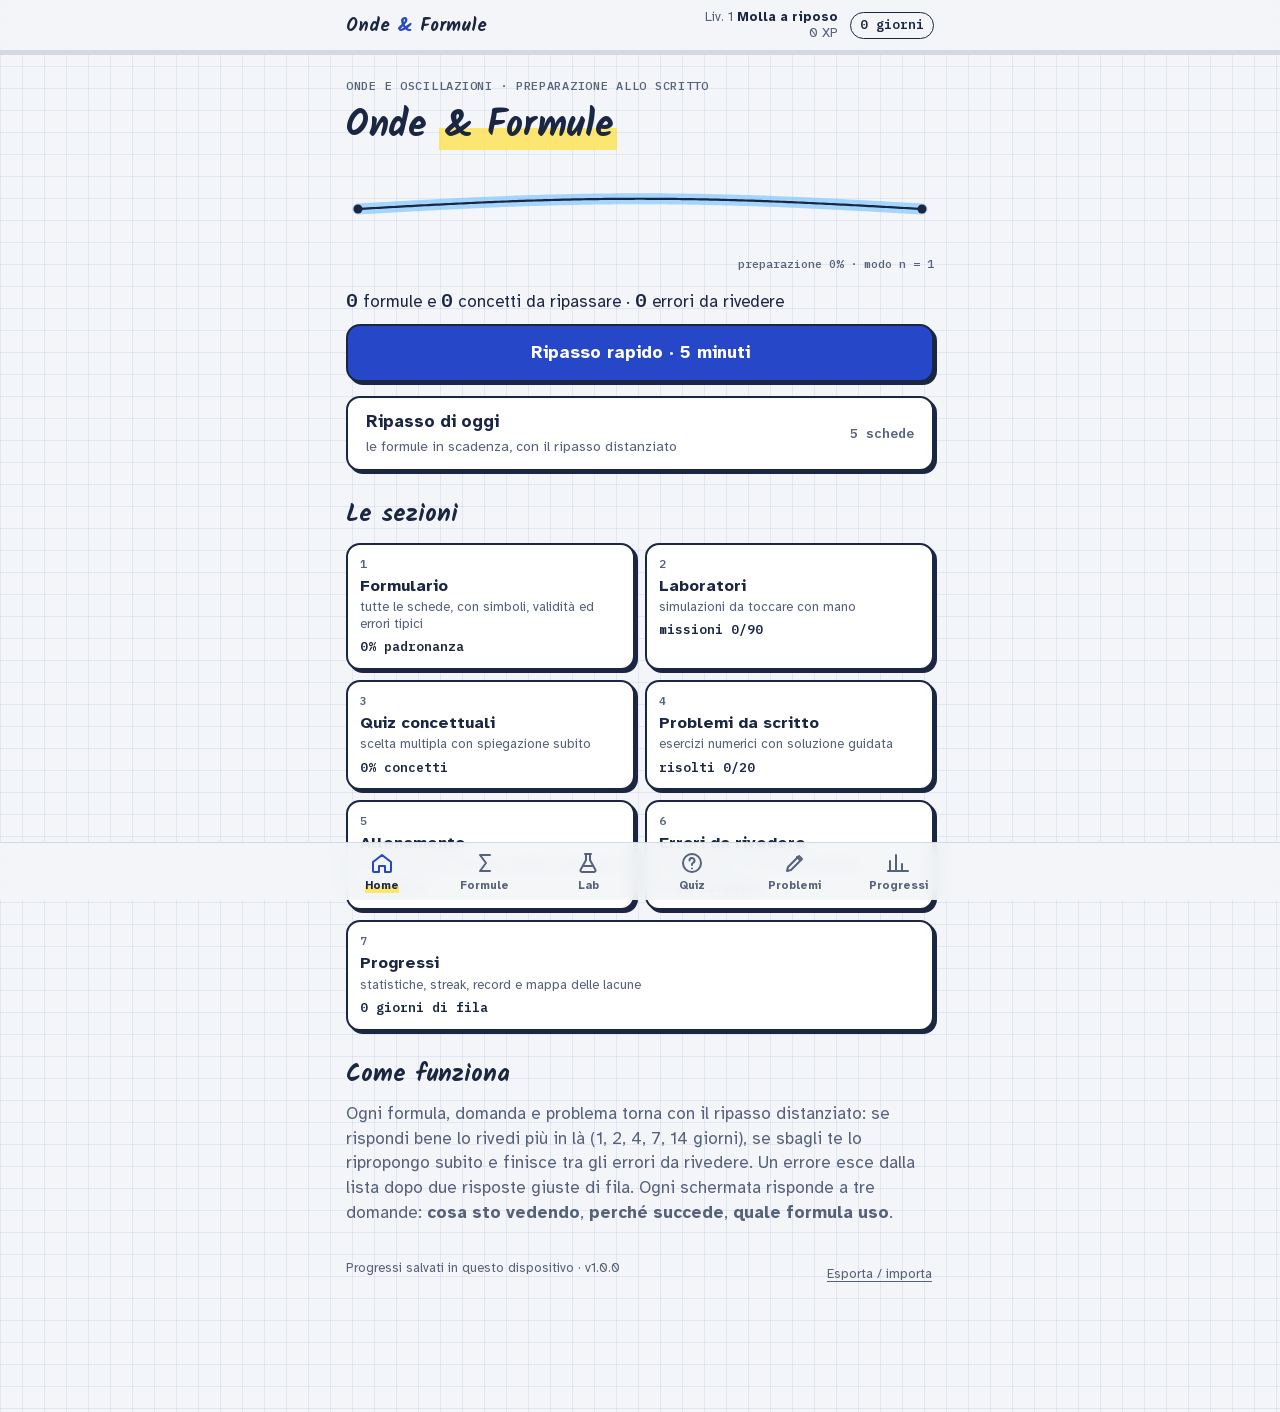
<file: index.html>
<!DOCTYPE html>
<html lang="it">
<head>
<meta charset="utf-8">
<meta name="viewport" content="width=device-width, initial-scale=1, viewport-fit=cover">
<title>Onde &amp; Formule</title>
<meta name="description" content="Gioco didattico per lo scritto di Onde: formulario, laboratori interattivi, quiz, problemi da scritto e ripasso. Funziona offline.">
<meta name="theme-color" content="#f3f5f8" media="(prefers-color-scheme: light)">
<meta name="theme-color" content="#0f141e" media="(prefers-color-scheme: dark)">
<meta name="mobile-web-app-capable" content="yes">
<meta name="apple-mobile-web-app-capable" content="yes">
<meta name="apple-mobile-web-app-title" content="Onde &amp; Formule">
<link rel="manifest" href="manifest.json">
<link rel="icon" href="icons/favicon.png" type="image/png">
<link rel="apple-touch-icon" href="icons/apple-touch-icon.png">
<!-- KaTeX 0.16.11 (versione stabile), copiata in locale per funzionare offline -->
<link rel="stylesheet" href="vendor/katex/katex.min.css">
<link rel="stylesheet" href="style.css">
</head>
<body>
<header class="top" id="top"></header>
<main class="wrap" id="app" aria-live="polite"></main>
<nav class="nav" id="nav" aria-label="Sezioni principali"></nav>
<div class="toastbox" id="toast" role="status" aria-live="polite"></div>
<div class="banner" id="banner" hidden></div>
<noscript><p style="padding:16px">Questa app ha bisogno di JavaScript.</p></noscript>

<script src="vendor/katex/katex.min.js" defer></script>
<script src="data-formule.js" defer></script>
<script src="data-quiz.js" defer></script>
<script src="data-problemi.js" defer></script>
<script src="labs.js" defer></script>
<script src="app.js" defer></script>
</body>
</html>
</file>
<file: style.css>
/* Onde & Formule — stile del quaderno a quadretti (dalle due app originali) */
/* Font locali (licenza SIL OFL) per l'uso offline */
@font-face { font-family: 'Atkinson Hyperlegible'; font-style: normal; font-weight: 400; font-display: swap; src: url(fonts/AtkinsonHyperlegible-400-latin-ext.woff2) format('woff2'); unicode-range: U+0100-02BA, U+02BD-02C5, U+02C7-02CC, U+02CE-02D7, U+02DD-02FF, U+0304, U+0308, U+0329, U+1D00-1DBF, U+1E00-1E9F, U+1EF2-1EFF, U+2020, U+20A0-20AB, U+20AD-20C4, U+2113, U+2C60-2C7F, U+A720-A7FF; }
@font-face { font-family: 'Atkinson Hyperlegible'; font-style: normal; font-weight: 400; font-display: swap; src: url(fonts/AtkinsonHyperlegible-400-latin.woff2) format('woff2'); unicode-range: U+0000-00FF, U+0131, U+0152-0153, U+02BB-02BC, U+02C6, U+02DA, U+02DC, U+0304, U+0308, U+0329, U+2000-206F, U+20AC, U+2122, U+2191, U+2193, U+2212, U+2215, U+FEFF, U+FFFD; }
@font-face { font-family: 'Atkinson Hyperlegible'; font-style: normal; font-weight: 700; font-display: swap; src: url(fonts/AtkinsonHyperlegible-700-latin-ext.woff2) format('woff2'); unicode-range: U+0100-02BA, U+02BD-02C5, U+02C7-02CC, U+02CE-02D7, U+02DD-02FF, U+0304, U+0308, U+0329, U+1D00-1DBF, U+1E00-1E9F, U+1EF2-1EFF, U+2020, U+20A0-20AB, U+20AD-20C4, U+2113, U+2C60-2C7F, U+A720-A7FF; }
@font-face { font-family: 'Atkinson Hyperlegible'; font-style: normal; font-weight: 700; font-display: swap; src: url(fonts/AtkinsonHyperlegible-700-latin.woff2) format('woff2'); unicode-range: U+0000-00FF, U+0131, U+0152-0153, U+02BB-02BC, U+02C6, U+02DA, U+02DC, U+0304, U+0308, U+0329, U+2000-206F, U+20AC, U+2122, U+2191, U+2193, U+2212, U+2215, U+FEFF, U+FFFD; }
@font-face { font-family: 'IBM Plex Mono'; font-style: normal; font-weight: 500; font-display: swap; src: url(fonts/IBMPlexMono-500-latin-ext.woff2) format('woff2'); unicode-range: U+0100-02BA, U+02BD-02C5, U+02C7-02CC, U+02CE-02D7, U+02DD-02FF, U+0304, U+0308, U+0329, U+1D00-1DBF, U+1E00-1E9F, U+1EF2-1EFF, U+2020, U+20A0-20AB, U+20AD-20C4, U+2113, U+2C60-2C7F, U+A720-A7FF; }
@font-face { font-family: 'IBM Plex Mono'; font-style: normal; font-weight: 500; font-display: swap; src: url(fonts/IBMPlexMono-500-latin.woff2) format('woff2'); unicode-range: U+0000-00FF, U+0131, U+0152-0153, U+02BB-02BC, U+02C6, U+02DA, U+02DC, U+0304, U+0308, U+0329, U+2000-206F, U+20AC, U+2122, U+2191, U+2193, U+2212, U+2215, U+FEFF, U+FFFD; }
@font-face { font-family: 'IBM Plex Mono'; font-style: normal; font-weight: 600; font-display: swap; src: url(fonts/IBMPlexMono-600-latin-ext.woff2) format('woff2'); unicode-range: U+0100-02BA, U+02BD-02C5, U+02C7-02CC, U+02CE-02D7, U+02DD-02FF, U+0304, U+0308, U+0329, U+1D00-1DBF, U+1E00-1E9F, U+1EF2-1EFF, U+2020, U+20A0-20AB, U+20AD-20C4, U+2113, U+2C60-2C7F, U+A720-A7FF; }
@font-face { font-family: 'IBM Plex Mono'; font-style: normal; font-weight: 600; font-display: swap; src: url(fonts/IBMPlexMono-600-latin.woff2) format('woff2'); unicode-range: U+0000-00FF, U+0131, U+0152-0153, U+02BB-02BC, U+02C6, U+02DA, U+02DC, U+0304, U+0308, U+0329, U+2000-206F, U+20AC, U+2122, U+2191, U+2193, U+2212, U+2215, U+FEFF, U+FFFD; }
@font-face { font-family: 'Kalam'; font-style: normal; font-weight: 400; font-display: swap; src: url(fonts/Kalam-400-latin-ext.woff2) format('woff2'); unicode-range: U+0100-02BA, U+02BD-02C5, U+02C7-02CC, U+02CE-02D7, U+02DD-02FF, U+0304, U+0308, U+0329, U+1D00-1DBF, U+1E00-1E9F, U+1EF2-1EFF, U+2020, U+20A0-20AB, U+20AD-20C4, U+2113, U+2C60-2C7F, U+A720-A7FF; }
@font-face { font-family: 'Kalam'; font-style: normal; font-weight: 400; font-display: swap; src: url(fonts/Kalam-400-latin.woff2) format('woff2'); unicode-range: U+0000-00FF, U+0131, U+0152-0153, U+02BB-02BC, U+02C6, U+02DA, U+02DC, U+0304, U+0308, U+0329, U+2000-206F, U+20AC, U+2122, U+2191, U+2193, U+2212, U+2215, U+FEFF, U+FFFD; }
@font-face { font-family: 'Kalam'; font-style: normal; font-weight: 700; font-display: swap; src: url(fonts/Kalam-700-latin-ext.woff2) format('woff2'); unicode-range: U+0100-02BA, U+02BD-02C5, U+02C7-02CC, U+02CE-02D7, U+02DD-02FF, U+0304, U+0308, U+0329, U+1D00-1DBF, U+1E00-1E9F, U+1EF2-1EFF, U+2020, U+20A0-20AB, U+20AD-20C4, U+2113, U+2C60-2C7F, U+A720-A7FF; }
@font-face { font-family: 'Kalam'; font-style: normal; font-weight: 700; font-display: swap; src: url(fonts/Kalam-700-latin.woff2) format('woff2'); unicode-range: U+0000-00FF, U+0131, U+0152-0153, U+02BB-02BC, U+02C6, U+02DA, U+02DC, U+0304, U+0308, U+0329, U+2000-206F, U+20AC, U+2122, U+2191, U+2193, U+2212, U+2215, U+FEFF, U+FFFD; }

/* Quaderno a quadretti: inchiostro blu, evidenziatori come negli appunti, una corda vibrante che risponde alle risposte. */
:root {
  --paper: #f3f5f8;
  --paper-glass: rgba(243, 245, 248, 0.9);
  --grid: rgba(52, 92, 160, 0.09);
  --card: #ffffff;
  --ink: #1b2742;
  --ink-2: #56627a;
  --line: #d3d9e4;
  --pen: #2747c9;
  --pen-ink: #ffffff;
  --good: #16824a;
  --good-bg: #e3f5ea;
  --bad: #c42f3e;
  --bad-bg: #fbe6e8;
  --hl-1: rgba(255, 226, 77, 0.78);
  --hl-2: rgba(255, 136, 180, 0.6);
  --hl-3: rgba(124, 222, 140, 0.66);
  --hl-4: rgba(122, 196, 255, 0.66);
  --hl-5: rgba(255, 172, 92, 0.66);
  --lv0: #e8a3aa;
  --lv1: #f2b36b;
  --lv2: #f1d34f;
  --lv3: #a6dc78;
  --lv4: #5fc27c;
  --lv5: #16824a;
  --shadow: #1b2742;
  --font-display: "Kalam", "Segoe Print", "Bradley Hand", cursive;
  --font-body: "Atkinson Hyperlegible", "Segoe UI", system-ui, -apple-system, sans-serif;
  --font-mono: "IBM Plex Mono", ui-monospace, "SF Mono", Menlo, monospace;
  color-scheme: light;
}
@media (prefers-color-scheme: dark) {
  :root:not([data-theme="light"]) {
    --paper: #0f141e;
    --paper-glass: rgba(15, 20, 30, 0.9);
    --grid: rgba(140, 170, 235, 0.07);
    --card: #171e2b;
    --ink: #e6ebf5;
    --ink-2: #9aa6bd;
    --line: #2a3448;
    --pen: #8ea6ff;
    --pen-ink: #0d1322;
    --good: #5fd08d;
    --good-bg: rgba(95, 208, 141, 0.14);
    --bad: #ff7d8a;
    --bad-bg: rgba(255, 125, 138, 0.14);
    --hl-1: rgba(255, 226, 77, 0.36);
    --hl-2: rgba(255, 136, 180, 0.3);
    --hl-3: rgba(124, 222, 140, 0.28);
    --hl-4: rgba(122, 196, 255, 0.3);
    --hl-5: rgba(255, 172, 92, 0.3);
    --lv0: #8f4a52;
    --lv1: #b9783b;
    --lv2: #c3a83a;
    --lv3: #7fae58;
    --lv4: #4fae6d;
    --lv5: #5fd08d;
    --shadow: #000000;
    color-scheme: dark;
  }
}
:root[data-theme="dark"] {
  --paper: #0f141e;
  --paper-glass: rgba(15, 20, 30, 0.9);
  --grid: rgba(140, 170, 235, 0.07);
  --card: #171e2b;
  --ink: #e6ebf5;
  --ink-2: #9aa6bd;
  --line: #2a3448;
  --pen: #8ea6ff;
  --pen-ink: #0d1322;
  --good: #5fd08d;
  --good-bg: rgba(95, 208, 141, 0.14);
  --bad: #ff7d8a;
  --bad-bg: rgba(255, 125, 138, 0.14);
  --hl-1: rgba(255, 226, 77, 0.36);
  --hl-2: rgba(255, 136, 180, 0.3);
  --hl-3: rgba(124, 222, 140, 0.28);
  --hl-4: rgba(122, 196, 255, 0.3);
  --hl-5: rgba(255, 172, 92, 0.3);
  --lv0: #8f4a52;
  --lv1: #b9783b;
  --lv2: #c3a83a;
  --lv3: #7fae58;
  --lv4: #4fae6d;
  --lv5: #5fd08d;
  --shadow: #000000;
  color-scheme: dark;
}

* { box-sizing: border-box; }
html { -webkit-text-size-adjust: 100%; }
body {
  margin: 0;
  background-color: var(--paper);
  background-image:
    linear-gradient(var(--grid) 1px, transparent 1px),
    linear-gradient(90deg, var(--grid) 1px, transparent 1px);
  background-size: 22px 22px;
  color: var(--ink);
  font-family: var(--font-body);
  font-size: 17px;
  line-height: 1.45;
}
button { font: inherit; color: inherit; }
:focus-visible { outline: 3px solid var(--pen); outline-offset: 2px; border-radius: 10px; }

.wrap { max-width: 620px; margin: 0 auto; padding: 0 16px 56px; }

/* barra in alto */
.top {
  position: sticky; top: 0; z-index: 10;
  background: var(--paper-glass);
  backdrop-filter: blur(8px); -webkit-backdrop-filter: blur(8px);
  border-bottom: 1px solid var(--line);
}
.top-in { max-width: 620px; margin: 0 auto; padding: 10px 16px 8px; display: flex; align-items: center; gap: 12px; }
.brand { font-family: var(--font-display); font-weight: 700; font-size: 1.15rem; line-height: 1; flex: 1; white-space: nowrap; }
.lvl { font-size: 0.82rem; color: var(--ink-2); text-align: right; line-height: 1.2; }
.lvl b { color: var(--ink); font-weight: 700; }
.streak { font-family: var(--font-mono); font-size: 0.8rem; font-weight: 600; border: 1.5px solid var(--ink); border-radius: 999px; padding: 3px 9px; white-space: nowrap; }
.xpbar { height: 4px; background: var(--line); }
.xpbar i { display: block; height: 100%; background: var(--pen); width: 0; transition: width .4s ease; }

h1, h2, h3 { text-wrap: balance; margin: 0; }
h1 { font-family: var(--font-display); font-weight: 700; font-size: 2.3rem; line-height: 1.05; letter-spacing: -0.01em; }
h2 { font-family: var(--font-display); font-weight: 700; font-size: 1.5rem; line-height: 1.15; }
.eyebrow { font-family: var(--font-mono); font-size: 0.75rem; letter-spacing: 0.06em; text-transform: uppercase; color: var(--ink-2); }
.muted { color: var(--ink-2); }
.mark { background: linear-gradient(transparent 52%, var(--hl-1) 52%, var(--hl-1) 90%, transparent 90%); padding: 0 .12em; }

section { margin-top: 30px; display: grid; gap: 14px; }
.hero { margin-top: 22px; }

/* corda */
.wavebox { position: relative; }
.wavebox canvas { display: block; width: 100%; height: 96px; }
.wavebox.small canvas { height: 62px; }
.wave-cap { font-family: var(--font-mono); font-size: 0.74rem; color: var(--ink-2); text-align: right; margin-top: -2px; }

/* pulsanti */
.btn {
  display: inline-flex; align-items: center; justify-content: center; gap: 10px;
  min-height: 50px; padding: 12px 18px;
  border: 2px solid var(--ink); border-radius: 14px;
  background: var(--card); color: var(--ink);
  font-weight: 700; cursor: pointer;
  box-shadow: 3px 3px 0 var(--shadow);
  transition: transform .08s ease, box-shadow .08s ease;
  text-align: center;
}
.btn:active { transform: translate(2px, 2px); box-shadow: 1px 1px 0 var(--shadow); }
.btn.primary { background: var(--pen); color: var(--pen-ink); }
.btn.big { min-height: 58px; font-size: 1.1rem; width: 100%; }
.btn.full { width: 100%; }
.btn[disabled] { opacity: .5; cursor: default; }
.link { background: none; border: 0; padding: 6px 2px; color: var(--ink-2); text-decoration: underline; text-underline-offset: 3px; cursor: pointer; }

.today { display: grid; gap: 10px; }
.today-num { font-size: 1.05rem; }
.today-num b { font-family: var(--font-mono); font-size: 1.2rem; }
.lampo-btn { justify-content: space-between; width: 100%; }
.lampo-btn .lb { display: grid; text-align: left; gap: 2px; }
.lampo-btn .lb span { font-weight: 400; font-size: .88rem; color: var(--ink-2); }
.lampo-btn .rec { font-family: var(--font-mono); font-size: .82rem; font-weight: 600; color: var(--ink-2); }

.chips { display: flex; flex-wrap: wrap; gap: 6px; }
.chip {
  min-width: 40px; min-height: 36px; padding: 4px 10px;
  border: 1.5px solid var(--line); border-radius: 999px; background: var(--card);
  font-family: var(--font-mono); font-size: .85rem; font-weight: 600; cursor: pointer;
}
.chip[aria-pressed="true"] { border-color: var(--ink); background: var(--hl-1); }
.modes { display: grid; grid-template-columns: repeat(3, 1fr); gap: 10px; }
.mode {
  display: grid; gap: 4px; align-content: start; text-align: left;
  padding: 12px; border: 2px solid var(--ink); border-radius: 14px; background: var(--card);
  box-shadow: 3px 3px 0 var(--shadow); cursor: pointer; min-height: 92px;
}
.mode:active { transform: translate(2px, 2px); box-shadow: 1px 1px 0 var(--shadow); }
.mode b { font-size: 1rem; }
.mode span { font-size: .82rem; color: var(--ink-2); line-height: 1.3; }
@media (max-width: 420px) { .modes { grid-template-columns: 1fr; } .mode { min-height: 0; } }

/* albero */
.tree { list-style: none; margin: 0; padding: 0; display: grid; gap: 8px; }
.branch {
  width: 100%; display: grid; grid-template-columns: 44px 1fr auto; align-items: center; gap: 12px;
  padding: 10px 12px; text-align: left; cursor: pointer;
  background: var(--card); border: 1.5px solid var(--line); border-radius: 14px;
}
.branch:hover { border-color: var(--ink-2); }
.cn { font-family: var(--font-display); font-weight: 700; font-size: 1.5rem; text-align: center; line-height: 1; padding: 6px 0 4px; border-radius: 6px; }
.h1c { background: var(--hl-1); } .h2c { background: var(--hl-2); } .h3c { background: var(--hl-3); } .h4c { background: var(--hl-4); } .h5c { background: var(--hl-5); }
.cname { display: grid; gap: 6px; font-weight: 700; }
.pct { font-family: var(--font-mono); font-weight: 600; font-size: .9rem; font-variant-numeric: tabular-nums; }
.pips { display: flex; flex-wrap: wrap; gap: 3px; }
.pip { width: 10px; height: 10px; border-radius: 3px; border: 1.5px solid var(--line); }
.pip.b0 { background: var(--lv0); border-color: var(--lv0); }
.pip.b1 { background: var(--lv1); border-color: var(--lv1); }
.pip.b2 { background: var(--lv2); border-color: var(--lv2); }
.pip.b3 { background: var(--lv3); border-color: var(--lv3); }
.pip.b4 { background: var(--lv4); border-color: var(--lv4); }
.pip.b5 { background: var(--lv5); border-color: var(--lv5); }
.legend { display: flex; flex-wrap: wrap; gap: 6px 14px; font-size: .78rem; color: var(--ink-2); align-items: center; }
.legend span { display: inline-flex; align-items: center; gap: 5px; }

.how p { margin: 0; color: var(--ink-2); max-width: 62ch; }
.foot { margin-top: 34px; display: flex; flex-wrap: wrap; justify-content: space-between; gap: 8px; font-size: .82rem; color: var(--ink-2); }

/* domanda */
.sesbar { display: flex; align-items: center; gap: 12px; margin-top: 14px; }
.sesbar .link { padding: 8px 0; }
.prog { flex: 1; height: 8px; border-radius: 99px; background: var(--line); overflow: hidden; }
.prog i { display: block; height: 100%; background: var(--pen); transition: width .3s ease; }
.count { font-family: var(--font-mono); font-size: .85rem; font-weight: 600; font-variant-numeric: tabular-nums; }
.q { display: grid; gap: 14px; margin-top: 8px; }
.qhead { display: flex; flex-wrap: wrap; gap: 8px; align-items: baseline; justify-content: space-between; }
.tag { font-family: var(--font-display); font-weight: 700; font-size: 1.3rem; line-height: 1.1; padding: 2px 6px 0; border-radius: 4px; }
.qch { font-size: .8rem; color: var(--ink-2); }
.prompt { margin: 0; font-size: 1.12rem; font-weight: 700; line-height: 1.35; }
.panel { background: var(--card); border: 1.5px solid var(--line); border-radius: 14px; padding: 10px 12px; }
.math { overflow-x: auto; overflow-y: hidden; max-width: 100%; padding: 4px 2px; }
.math .katex-display { margin: .3em 0; }
.math.raw { font-family: var(--font-mono); font-size: .8rem; white-space: pre-wrap; word-break: break-all; }
.opts { display: grid; gap: 10px; }
.opt {
  display: grid; grid-template-columns: 26px 1fr; align-items: center; gap: 8px;
  width: 100%; min-height: 58px; padding: 8px 10px; text-align: left;
  border: 2px solid var(--line); border-radius: 14px; background: var(--card); cursor: pointer;
}
.opt:hover:not([disabled]) { border-color: var(--ink-2); }
.opt .k { font-family: var(--font-mono); font-size: .78rem; font-weight: 600; color: var(--ink-2); border: 1.5px solid var(--line); border-radius: 6px; text-align: center; line-height: 22px; }
.opt .math { padding: 2px 0; }
.opt[disabled] { cursor: default; }
.opt.ok { border-color: var(--good); background: var(--good-bg); }
.opt.no { border-color: var(--bad); background: var(--bad-bg); }
.opt.dim { opacity: .55; }
.feedback { display: grid; gap: 10px; border-left: 5px solid var(--line); padding: 4px 0 4px 12px; }
.feedback.ok { border-color: var(--good); }
.feedback.no { border-color: var(--bad); }
.verdict { font-family: var(--font-display); font-weight: 700; font-size: 1.35rem; line-height: 1.1; }
.feedback.ok .verdict { color: var(--good); }
.feedback.no .verdict { color: var(--bad); }
.note { margin: 0; font-size: .95rem; color: var(--ink-2); }
.grades { display: grid; grid-template-columns: repeat(3, 1fr); gap: 8px; }
.grades .btn { padding: 10px 8px; min-height: 52px; font-size: .95rem; }
.btn.g-no { border-color: var(--bad); color: var(--bad); }
.btn.g-ok { background: var(--good); color: var(--pen-ink); }
.hint { margin: 0; color: var(--ink-2); font-size: .95rem; }

/* risultati */
.tiles { display: grid; grid-template-columns: repeat(3, 1fr); gap: 10px; }
.tile { background: var(--card); border: 1.5px solid var(--line); border-radius: 14px; padding: 12px; display: grid; gap: 2px; }
.tile b { font-family: var(--font-mono); font-size: 1.45rem; font-weight: 600; font-variant-numeric: tabular-nums; }
.tile span { font-size: .8rem; color: var(--ink-2); }
.review-list { display: grid; gap: 10px; }
.rv { display: grid; gap: 4px; }
.rv h3 { font-size: 1rem; }
.row { display: flex; flex-wrap: wrap; gap: 10px; }
.row .btn { flex: 1 1 200px; }
.levelup { font-family: var(--font-display); font-size: 1.3rem; font-weight: 700; padding: 8px 12px; border-radius: 10px; background: var(--hl-3); }

/* capitolo */
.chhead { display: grid; grid-template-columns: auto 1fr; gap: 14px; align-items: center; }
.chhead .cn { font-size: 2.4rem; padding: 10px 12px 6px; }
.fl { display: grid; gap: 10px; }
.fcard { display: grid; gap: 6px; }
.fcard-top { display: flex; justify-content: space-between; gap: 10px; align-items: center; }
.fcard-top h3 { font-size: 1rem; }
.lvpips { display: flex; gap: 3px; flex: none; }
.lvpips i { width: 9px; height: 9px; border-radius: 50%; border: 1.5px solid var(--line); }
.lvpips i.on { background: var(--pen); border-color: var(--pen); }

/* lampo */
.timer { flex: 1; height: 10px; border-radius: 99px; background: var(--line); overflow: hidden; }
.timer i { display: block; height: 100%; background: var(--hl-5); border-right: 2px solid var(--ink); }
.score { font-family: var(--font-mono); font-weight: 600; font-size: 1.1rem; font-variant-numeric: tabular-nums; min-width: 3ch; text-align: right; }
.swipe {
  touch-action: pan-y; user-select: none; -webkit-user-select: none;
  background: var(--card); border: 2px solid var(--ink); border-radius: 18px; padding: 14px 12px;
  box-shadow: 4px 4px 0 var(--shadow); display: grid; gap: 8px; min-height: 170px; align-content: center;
  transition: border-color .15s ease;
}
.swipe.ok { border-color: var(--good); }
.swipe.no { border-color: var(--bad); }
.swipe .qch { text-align: center; font-size: .9rem; font-weight: 700; color: var(--ink); }
.vf { display: grid; grid-template-columns: 1fr 1fr; gap: 10px; }
.vf .btn { min-height: 60px; font-size: 1.05rem; }
.btn.v-no { color: var(--bad); border-color: var(--bad); }
.btn.v-yes { color: var(--good); border-color: var(--good); }
.toast { min-height: 90px; display: grid; gap: 4px; align-content: start; font-size: .9rem; }
.toast .t-head { font-weight: 700; color: var(--bad); }
.combo { font-family: var(--font-mono); font-size: .82rem; font-weight: 600; }

@media (prefers-reduced-motion: reduce) {
  * { transition: none !important; animation: none !important; }
}

/* laboratori */
.intro { display: grid; gap: 8px; }
.intro p { margin: 0; max-width: 64ch; }
.im .katex { font-size: 1.05em; }
.labbox { display: grid; gap: 6px; }
.lab-canvas { display: block; width: 100%; background: var(--card); border: 1.5px solid var(--line); border-radius: 14px; touch-action: pan-y; }
.labbar { display: flex; align-items: center; gap: 10px; }
.controls { display: grid; gap: 12px; }
.ctl { display: grid; grid-template-columns: 1fr auto; gap: 2px 10px; align-items: center; }
.ctl[hidden] { display: none; }
.ctl label { font-weight: 700; font-size: .95rem; }
.ctl output { font-family: var(--font-mono); font-size: .85rem; font-weight: 600; font-variant-numeric: tabular-nums; }
.ctl input[type=range] { grid-column: 1 / -1; width: 100%; height: 30px; accent-color: var(--pen); margin: 0; }
.seg { display: flex; flex-wrap: wrap; gap: 6px; }
.seg .chip { font-family: var(--font-body); font-weight: 700; padding: 6px 12px; }
.readouts { display: grid; grid-template-columns: repeat(auto-fit, minmax(150px, 1fr)); gap: 8px; }
.ro { background: var(--card); border: 1.5px solid var(--line); border-radius: 12px; padding: 7px 10px; display: grid; gap: 2px; }
.ro span { font-size: .8rem; color: var(--ink-2); }
.ro b { font-family: var(--font-mono); font-weight: 600; font-size: .95rem; }
.missions { list-style: none; margin: 0; padding: 0; display: grid; gap: 8px; }
.mission { display: grid; grid-template-columns: 26px 1fr; gap: 10px; align-items: start; background: var(--card); border: 1.5px solid var(--line); border-radius: 12px; padding: 9px 10px; }
.mission .boxm { width: 22px; height: 22px; border: 2px solid var(--ink); border-radius: 6px; display: grid; place-items: center; font-weight: 700; font-size: .85rem; line-height: 1; }
.mission.done { border-color: var(--good); }
.mission.done .boxm { background: var(--good); border-color: var(--good); color: var(--pen-ink); }
.mission.done .mt { color: var(--ink-2); }
.notes { margin: 0; padding-left: 20px; display: grid; gap: 6px; color: var(--ink-2); }
.toastbox { position: fixed; left: 50%; bottom: 18px; transform: translateX(-50%); z-index: 50; pointer-events: none; display: grid; gap: 6px; width: min(92vw, 420px); }
.toastbox .t { background: var(--ink); color: var(--paper); padding: 8px 14px; font-size: .92rem; border-radius: 12px; font-weight: 700; box-shadow: 3px 3px 0 var(--hl-3); }
.labrow .mpips { display: flex; gap: 4px; }
.labrow .mpips i { width: 12px; height: 12px; border-radius: 50%; border: 2px solid var(--ink-2); }
.labrow .mpips i.on { background: var(--good); border-color: var(--good); }
.cname small { font-weight: 400; color: var(--ink-2); font-size: .82rem; }
.opt.txt { font-size: 1rem; line-height: 1.35; }
.opt.txt .otext { padding: 2px 0; }
.expl { margin: 0; font-size: .98rem; }
.crosslink a { color: var(--pen); font-weight: 700; }

/* ================= Onde & Formule: componenti aggiunti ================= */
html { scroll-padding-top: 70px; }
body { padding-bottom: calc(66px + env(safe-area-inset-bottom)); }
.top-in { padding-top: calc(10px + env(safe-area-inset-top)); }
.brand .amp { color: var(--pen); }
.btn.small { min-height: 40px; padding: 8px 12px; font-size: .92rem; box-shadow: 2px 2px 0 var(--shadow); }
.btn.ghost { box-shadow: none; border-width: 1.5px; }

/* barra di navigazione in basso */
.nav { position: fixed; left: 0; right: 0; bottom: 0; z-index: 20; background: var(--paper-glass); backdrop-filter: blur(8px); -webkit-backdrop-filter: blur(8px); border-top: 1px solid var(--line); padding-bottom: env(safe-area-inset-bottom); }
.nav-in { max-width: 620px; margin: 0 auto; display: grid; grid-template-columns: repeat(6, 1fr); }
.nav button { min-width: 0; background: none; border: 0; padding: 8px 1px 7px; display: grid; justify-items: center; gap: 2px; cursor: pointer; color: var(--ink-2); font-size: .7rem; font-weight: 700; min-height: 56px; }
.nav button svg { width: 24px; height: 24px; stroke: currentColor; fill: none; stroke-width: 2; stroke-linecap: round; stroke-linejoin: round; }
.nav button[aria-current="page"] { color: var(--ink); }
.nav button[aria-current="page"] svg { stroke: var(--pen); }
.nav button[aria-current="page"] span { background: linear-gradient(transparent 55%, var(--hl-1) 55%); }

/* griglia delle sezioni in home */
.sections { display: grid; grid-template-columns: 1fr 1fr; gap: 10px; }
.sec { display: grid; gap: 4px; align-content: start; text-align: left; padding: 12px; border: 2px solid var(--ink); border-radius: 14px; background: var(--card); box-shadow: 3px 3px 0 var(--shadow); cursor: pointer; min-height: 104px; }
.sec:active { transform: translate(2px, 2px); box-shadow: 1px 1px 0 var(--shadow); }
.sec .sn { font-family: var(--font-mono); font-size: .72rem; font-weight: 600; color: var(--ink-2); }
.sec b { font-size: 1.02rem; line-height: 1.2; }
.sec span { font-size: .82rem; color: var(--ink-2); line-height: 1.3; }
.sec .stat { font-family: var(--font-mono); font-size: .8rem; font-weight: 600; color: var(--ink); margin-top: 2px; }
.sec.wide { grid-column: 1 / -1; min-height: 0; }
@media (max-width: 360px) { .sections { grid-template-columns: 1fr; } }

/* tre domande: cosa vedo, perché, quale formula */
.three { display: grid; gap: 8px; }
.qa { background: var(--card); border: 1.5px solid var(--line); border-radius: 14px; padding: 10px 12px; display: grid; gap: 6px; }
.qa > .qk { font-family: var(--font-display); font-weight: 700; font-size: 1.08rem; line-height: 1.1; }
.qa > .qk::before { content: ""; display: inline-block; width: 10px; height: 10px; border-radius: 3px; margin-right: 8px; background: var(--hl-4); }
.qa.why > .qk::before { background: var(--hl-2); }
.qa.which > .qk::before { background: var(--hl-1); }
.qa p { margin: 0; }
.flinks { display: grid; gap: 6px; }
.flink { display: grid; gap: 2px; text-align: left; width: 100%; background: none; border: 1.5px dashed var(--line); border-radius: 10px; padding: 6px 8px; cursor: pointer; }
.flink:hover { border-color: var(--ink-2); }
.flink small { color: var(--ink-2); font-size: .78rem; font-weight: 700; }

/* scheda formula con dettagli */
.fcard details { border-top: 1px dashed var(--line); padding-top: 6px; }
.fcard summary { cursor: pointer; font-weight: 700; font-size: .9rem; color: var(--pen); list-style: none; padding: 4px 0; }
.fcard summary::-webkit-details-marker { display: none; }
.fcard summary::before { content: "+ "; font-family: var(--font-mono); }
.fcard details[open] summary::before { content: "− "; }
.dl { display: grid; gap: 8px; margin-top: 4px; }
.dl h4 { margin: 0; font-size: .78rem; font-family: var(--font-mono); text-transform: uppercase; letter-spacing: .05em; color: var(--ink-2); }
.dl p { margin: 0; font-size: .95rem; }
.syms { display: grid; grid-template-columns: auto 1fr; gap: 4px 12px; align-items: baseline; font-size: .93rem; }
.syms .sk { text-align: right; }
.err-box { border-left: 4px solid var(--bad); padding: 2px 0 2px 10px; }
.val-box { border-left: 4px solid var(--good); padding: 2px 0 2px 10px; }
.chips.links .chip { font-family: var(--font-body); font-size: .82rem; }
.pdfref { font-family: var(--font-mono); font-size: .74rem; color: var(--ink-2); }

/* concetti e "spiegami come a un esame" */
.concept { display: grid; gap: 8px; }
.concept h3 { font-size: 1.05rem; }
.exam { display: grid; gap: 8px; background: var(--card); border: 2px solid var(--ink); border-radius: 14px; padding: 12px; box-shadow: 3px 3px 0 var(--hl-3); }
.exam .eh { font-family: var(--font-display); font-weight: 700; font-size: 1.15rem; }
.exam ol { margin: 0; padding-left: 22px; display: grid; gap: 6px; }
.exam li::marker { font-family: var(--font-mono); font-weight: 600; color: var(--pen); }
.btn.examb { border-style: dashed; }
.plotbox canvas { display: block; width: 100%; height: 190px; background: var(--card); border: 1.5px solid var(--line); border-radius: 12px; }
.plotbox.tall canvas { height: 240px; }

/* problemi */
.plist { display: grid; gap: 8px; }
.prow { width: 100%; display: grid; grid-template-columns: 1fr auto; gap: 4px 10px; align-items: center; text-align: left; padding: 10px 12px; background: var(--card); border: 1.5px solid var(--line); border-radius: 14px; cursor: pointer; }
.prow:hover { border-color: var(--ink-2); }
.prow b { font-size: 1rem; }
.prow small { color: var(--ink-2); font-size: .8rem; grid-column: 1; }
.diff { font-family: var(--font-mono); font-size: .8rem; font-weight: 600; letter-spacing: .1em; white-space: nowrap; }
.pstat { font-family: var(--font-mono); font-size: .78rem; font-weight: 600; border-radius: 999px; padding: 2px 8px; border: 1.5px solid var(--line); white-space: nowrap; }
.pstat.ok { border-color: var(--good); color: var(--good); }
.pstat.no { border-color: var(--bad); color: var(--bad); }
.datatab { display: flex; flex-wrap: wrap; gap: 6px 14px; }
.datatab > span { background: var(--paper); border: 1px solid var(--line); border-radius: 8px; padding: 2px 8px; }
.steps { margin: 0; padding-left: 22px; display: grid; gap: 8px; }
.steps li::marker { font-family: var(--font-mono); font-weight: 600; color: var(--pen); }
.steps li.hide { display: none; }

/* progressi e mappa delle lacune */
.gap { display: grid; grid-template-columns: minmax(0, 1.6fr) repeat(4, minmax(0, 1fr)); gap: 4px; font-size: .78rem; align-items: center; }
.gap .gh { font-family: var(--font-mono); font-weight: 600; color: var(--ink-2); text-align: center; font-size: .7rem; }
.gap .gn { white-space: nowrap; overflow: hidden; text-overflow: ellipsis; font-weight: 700; }
.gap .gc { height: 30px; border-radius: 7px; border: 1.5px solid var(--line); display: grid; place-items: center; font-family: var(--font-mono); font-weight: 600; font-size: .74rem; cursor: pointer; color: var(--ink); background: var(--card); }
.gap .gc.l0 { background: var(--lv0); border-color: var(--lv0); } .gap .gc.l1 { background: var(--lv1); border-color: var(--lv1); }
.gap .gc.l2 { background: var(--lv2); border-color: var(--lv2); } .gap .gc.l3 { background: var(--lv3); border-color: var(--lv3); }
.gap .gc.l4 { background: var(--lv4); border-color: var(--lv4); } .gap .gc.l5 { background: var(--lv5); border-color: var(--lv5); color: var(--pen-ink); }
.gap .gc.na { opacity: .45; cursor: default; }
.bars { display: grid; gap: 6px; }
.barrow { display: grid; grid-template-columns: 26px 1fr 44px; gap: 8px; align-items: center; font-size: .85rem; }
.barrow .bt { height: 10px; background: var(--line); border-radius: 99px; overflow: hidden; }
.barrow .bt i { display: block; height: 100%; background: var(--pen); }
.barrow .bv { font-family: var(--font-mono); font-weight: 600; text-align: right; font-variant-numeric: tabular-nums; }
.week { display: grid; grid-template-columns: repeat(14, 1fr); gap: 3px; }
.week i { aspect-ratio: 1; border-radius: 4px; background: var(--line); }
.week i.a1 { background: var(--lv2); } .week i.a2 { background: var(--lv3); } .week i.a3 { background: var(--lv5); }
.tiles.two { grid-template-columns: repeat(2, 1fr); }
.settings { display: grid; gap: 10px; }
.settings .row .btn { flex: 1 1 140px; }
.filebtn input { display: none; }

/* errori ricorrenti */
.errtag { font-family: var(--font-mono); font-size: .74rem; font-weight: 600; color: var(--bad); }

/* laboratori: preset, audio, avvisi */
.presets { display: flex; flex-wrap: wrap; gap: 6px; align-items: center; }
.presets .lbl { font-size: .82rem; color: var(--ink-2); font-weight: 700; }
.audiobar { display: grid; gap: 8px; background: var(--card); border: 1.5px solid var(--line); border-radius: 14px; padding: 10px 12px; }
.audiobar .row { align-items: center; }
.warn { border-left: 5px solid var(--bad); background: var(--bad-bg); padding: 6px 10px; border-radius: 0 10px 10px 0; font-size: .9rem; font-weight: 700; }
.warn[hidden] { display: none; }
.lab-group { display: grid; gap: 8px; }
.lab-group h3 { font-size: .9rem; color: var(--ink-2); font-family: var(--font-mono); text-transform: uppercase; letter-spacing: .05em; }

/* ripasso rapido */
.clock { font-family: var(--font-mono); font-weight: 600; font-size: 1rem; font-variant-numeric: tabular-nums; min-width: 5ch; text-align: right; }
.kind { font-family: var(--font-mono); font-size: .74rem; font-weight: 600; text-transform: uppercase; letter-spacing: .05em; color: var(--ink-2); }

/* banner di aggiornamento / installazione */
.banner { position: fixed; left: 50%; transform: translateX(-50%); bottom: calc(76px + env(safe-area-inset-bottom)); z-index: 40; width: min(92vw, 460px); background: var(--card); border: 2px solid var(--ink); border-radius: 14px; box-shadow: 3px 3px 0 var(--shadow); padding: 10px 12px; display: flex; gap: 10px; align-items: center; }
.banner p { margin: 0; flex: 1; font-size: .92rem; }
.banner[hidden] { display: none; }
.toastbox { bottom: calc(80px + env(safe-area-inset-bottom)); }
.sr-only { position: absolute; width: 1px; height: 1px; overflow: hidden; clip: rect(0 0 0 0); white-space: nowrap; }

/* le formule lunghe non allargano mai la pagina: le colonne della griglia possono restringersi,
   e .math scorre o rimpicciolisce il carattere (fit) */
section, .q, .fl, .opts, .three, .qa, .flinks, .dl, .review-list, .feedback, .exam, .concept { grid-template-columns: minmax(0, 1fr); }
.opt { grid-template-columns: 26px minmax(0, 1fr); }
.panel, .opt, .flink, .qa, .rv, .fcard, .math { min-width: 0; }
.qhead .qch { min-width: 0; overflow-wrap: anywhere; }
.im.im-wide { display: block; max-width: 100%; overflow-x: auto; overflow-y: hidden; padding: 3px 0; }
.exam ol, .steps, .notes, .missions, .tree, .plist, .bars, .settings, .today, .labbox, .controls, .lab-group, .intro { grid-template-columns: minmax(0, 1fr); }
.mission { grid-template-columns: 26px minmax(0, 1fr); }
.labrow .mpips { flex-wrap: wrap; justify-content: flex-end; max-width: 100px; }
/* il testo MathML nascosto di KaTeX (per i lettori di schermo) non deve sporgere a fine riga */
.im, .math { position: relative; }
.katex .katex-mathml { left: 0; top: 0; }
/* rete di sicurezza: la pagina non scorre mai di lato (clip non rompe l'intestazione sticky) */
body { overflow-x: clip; }
</file>
